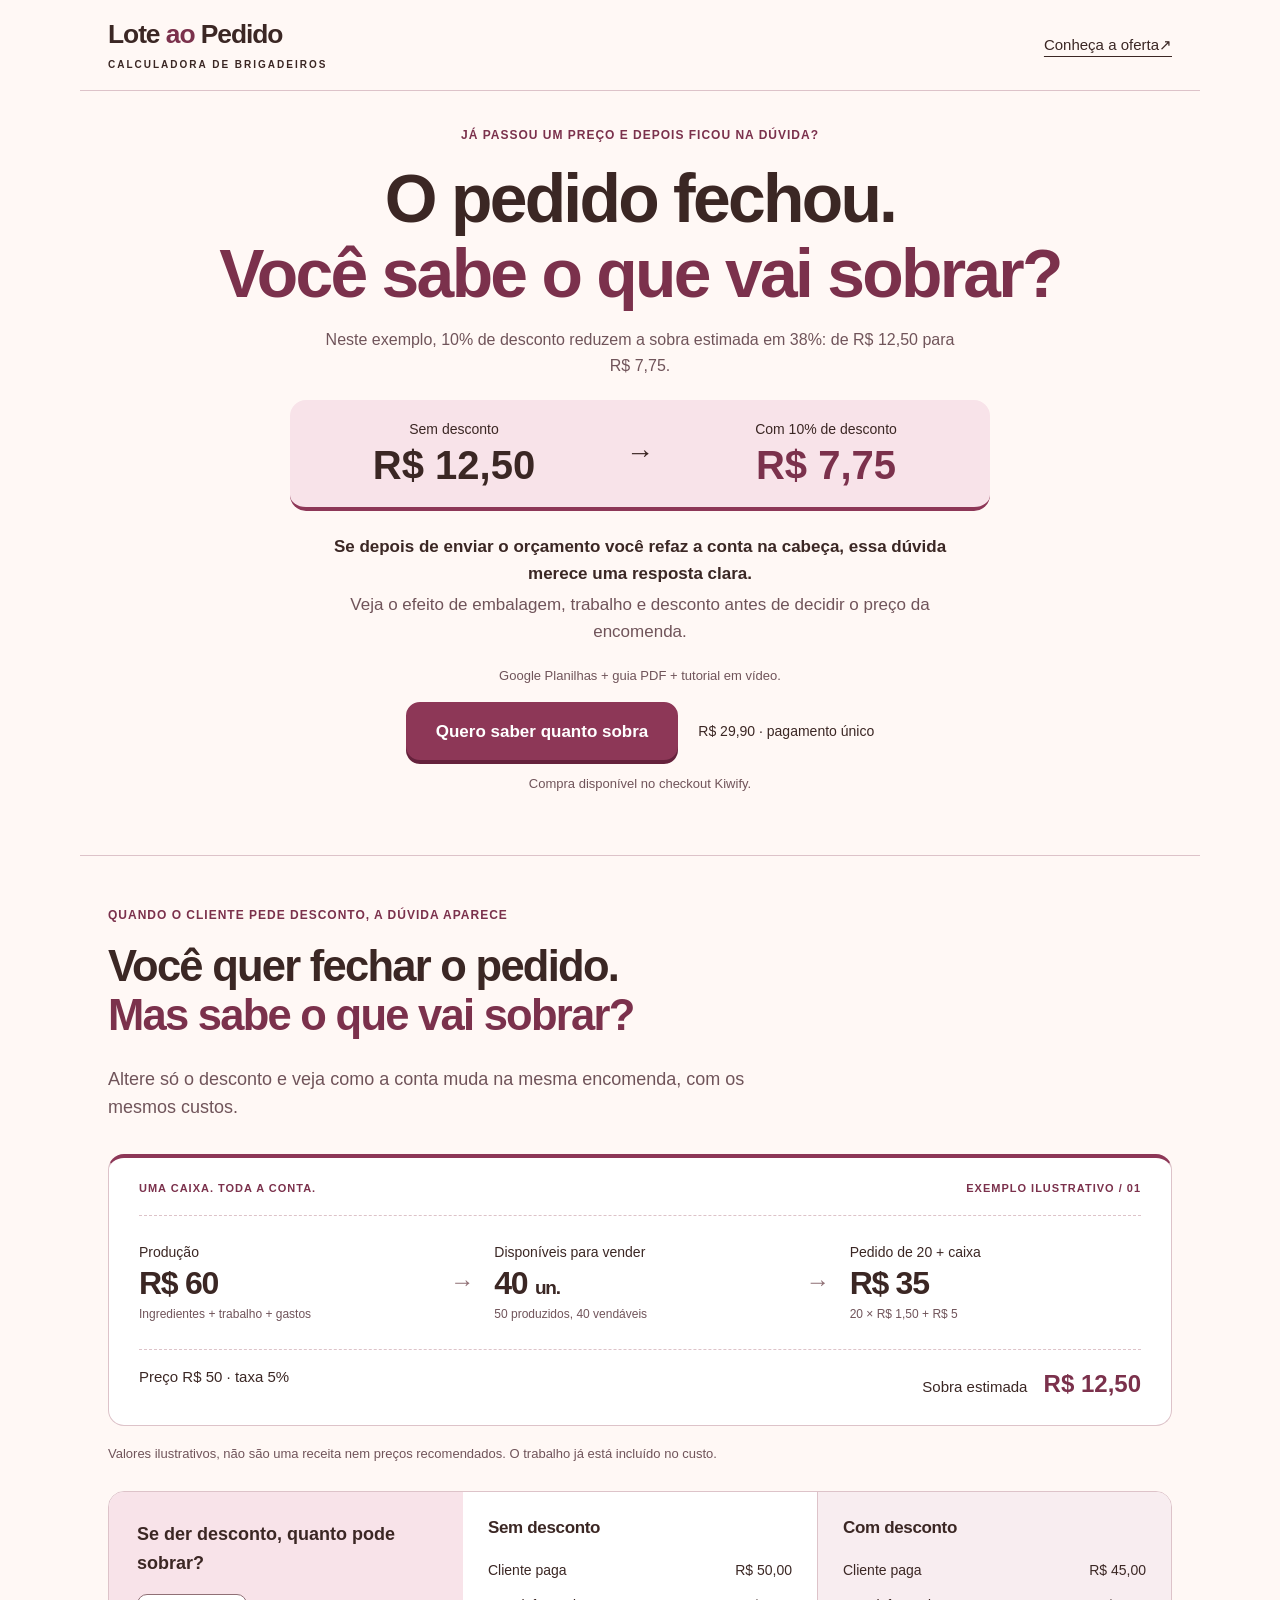
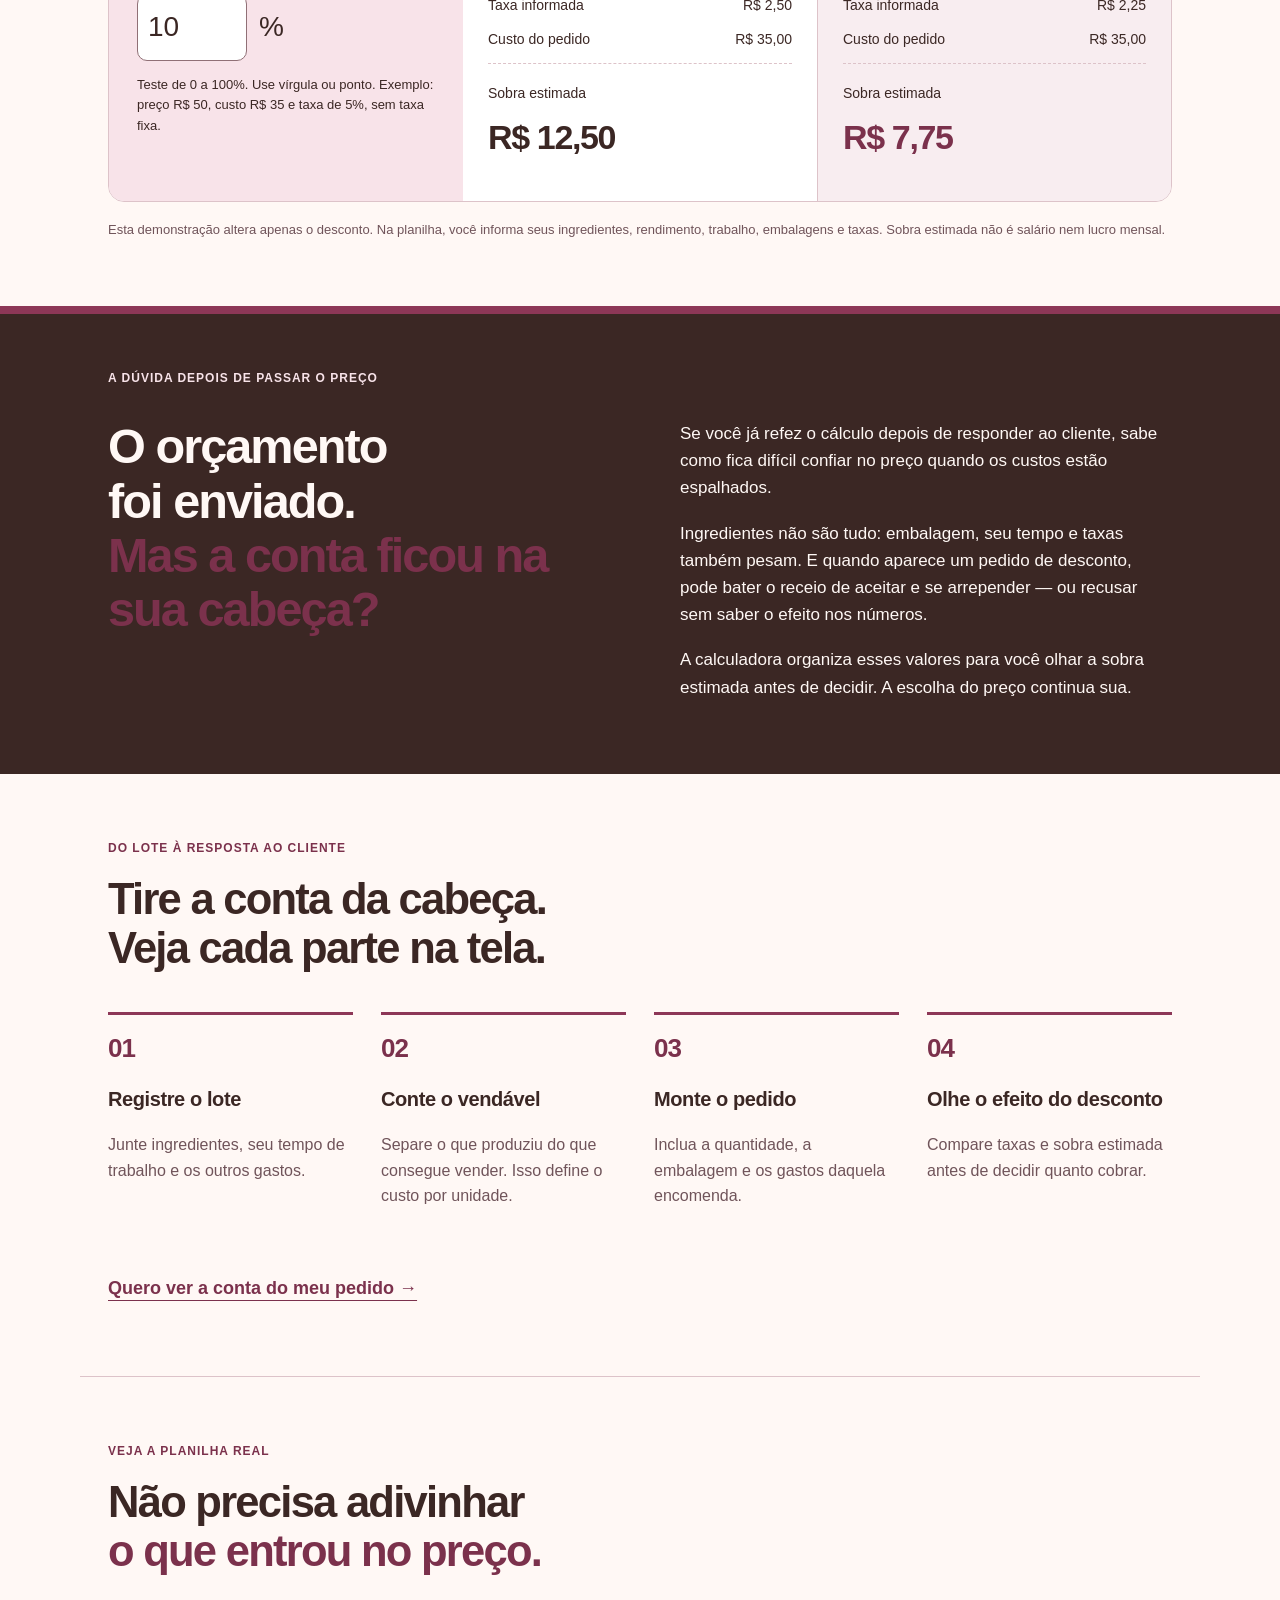
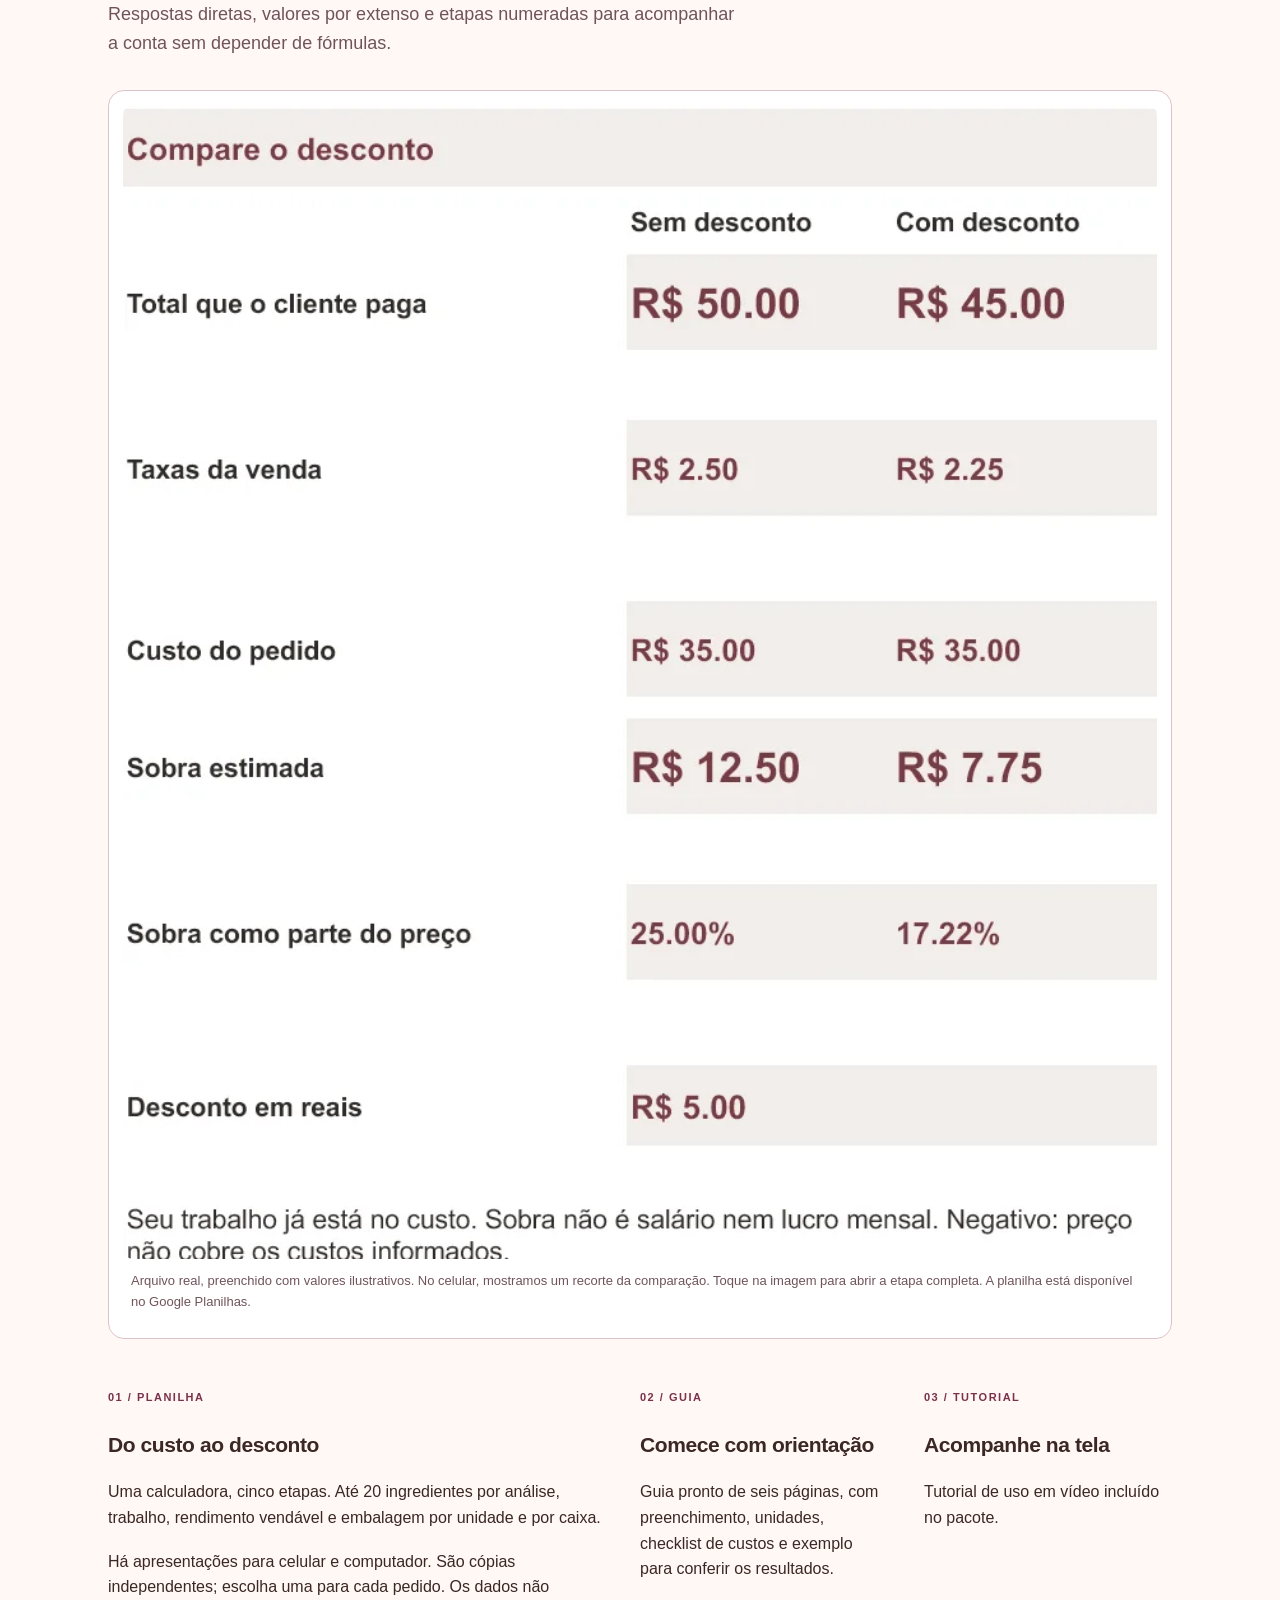
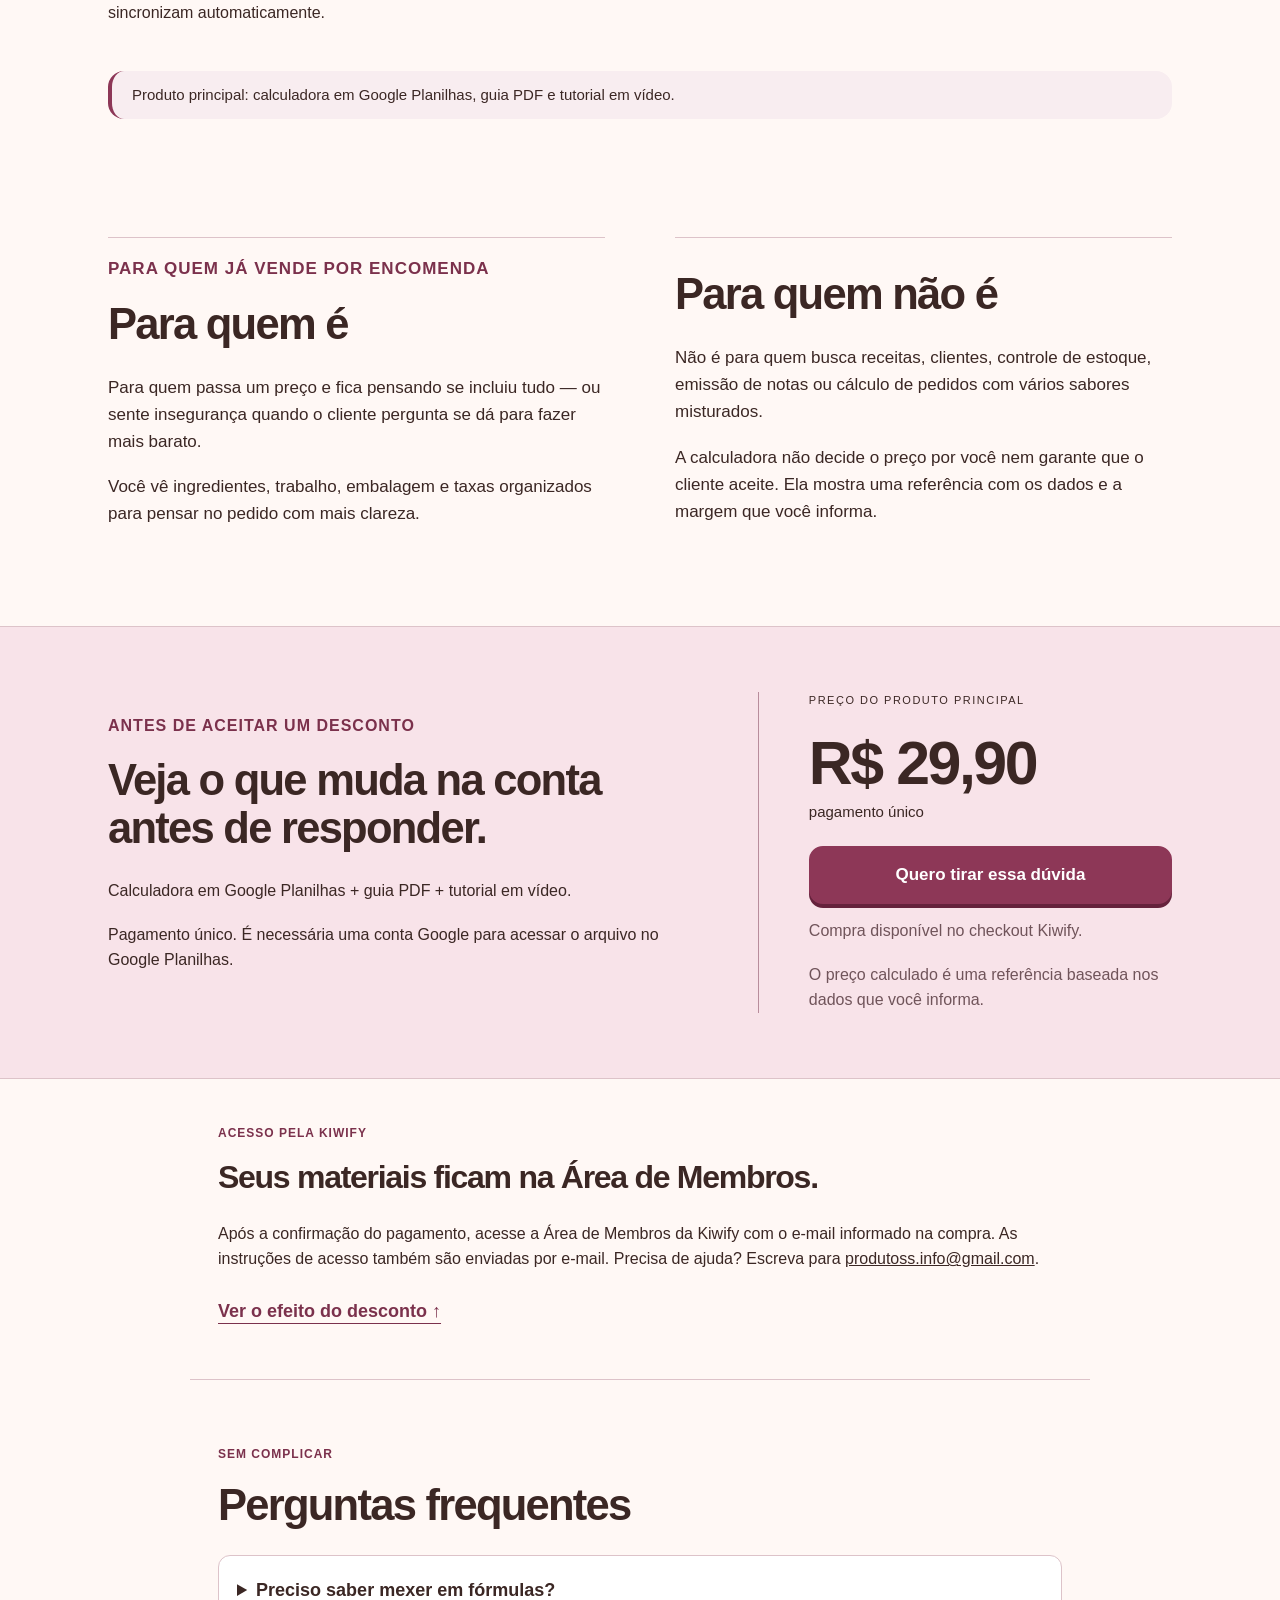
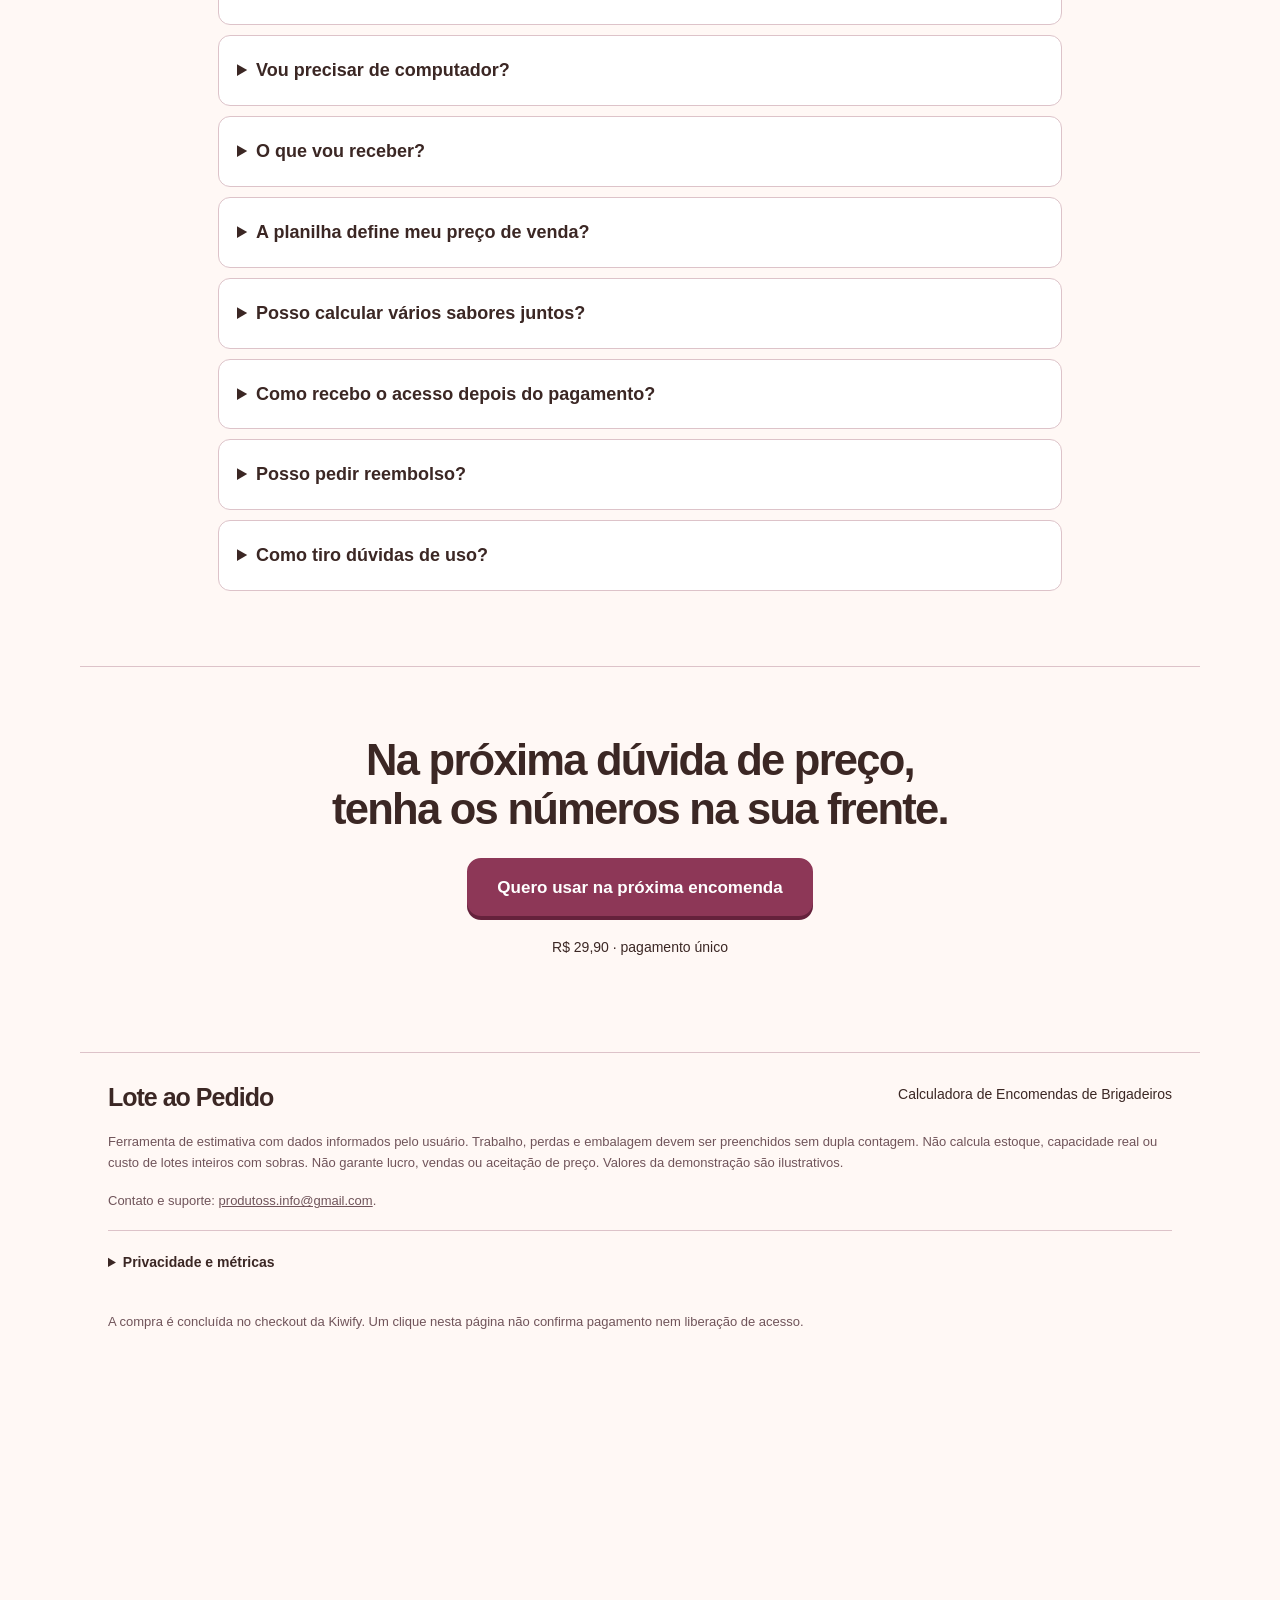
<file: index.html>
<!doctype html>
<html lang="pt-BR">
<head>
<meta charset="utf-8"><meta name="viewport" content="width=device-width, initial-scale=1">
<title>Calculadora de Encomendas de Brigadeiros | Lote ao Pedido</title>
<meta name="description" content="Calcule sua encomenda de brigadeiros com ingredientes, trabalho, embalagem e desconto. Conheça a calculadora Lote ao Pedido. Preço: R$ 29,90.">
<meta property="og:title" content="Calculadora de Encomendas de Brigadeiros | Lote ao Pedido"><meta property="og:description" content="Organize custos de produção, encomendas e descontos com a calculadora em Google Planilhas. Inclui guia PDF e tutorial em vídeo."><meta property="og:type" content="website"><meta property="og:locale" content="pt_BR"><meta property="og:url" content="https://calculadora-brigadeiro.vercel.app/"><meta property="og:image" content="https://calculadora-brigadeiro.vercel.app/img/og.png">
<meta name="theme-color" content="#8d3757"><link rel="icon" href="img/favicon.svg" type="image/svg+xml"><link rel="stylesheet" href="style.css">
<script src="config.js"></script><script src="analytics.js"></script><script async src="https://www.googletagmanager.com/gtag/js?id=G-RWVY7CTWYT"></script><script src="app.js" defer></script>
</head>
<body>
<a class="skip" href="#conteudo">Pular para o conteúdo</a>
<header class="masthead wrap"><a class="wordmark" href="#conteudo">Lote <i>ao</i> Pedido<span>CALCULADORA DE BRIGADEIROS</span></a><a href="#oferta" class="header-link">Conheça a oferta <span aria-hidden="true">↗</span></a></header>
<main id="conteudo">
<section class="hero wrap" aria-labelledby="promessa">
<p class="eyebrow">JÁ PASSOU UM PREÇO E DEPOIS FICOU NA DÚVIDA?</p>
<h1 id="promessa">O pedido fechou.<br><span>Você sabe o que vai sobrar?</span></h1>
<p class="open-account">Neste exemplo, 10% de desconto reduzem a sobra estimada em 38%: de R$&nbsp;12,50 para R$&nbsp;7,75.</p>
<div class="hero-impact" aria-label="Exemplo ilustrativo: sobra estimada antes e depois de dez por cento de desconto"><div><span>Sem desconto</span><strong>R$&nbsp;12,50</strong></div><b aria-hidden="true">→</b><div><span>Com 10% de desconto</span><strong>R$&nbsp;7,75</strong></div></div>
<p class="lead"><strong>Se depois de enviar o orçamento você refaz a conta na cabeça, essa dúvida merece uma resposta clara.</strong> Veja o efeito de embalagem, trabalho e desconto antes de decidir o preço da encomenda.</p>
<p class="caption hero-format">Google Planilhas + guia PDF + tutorial em vídeo.</p>
<div class="hero-actions"><a class="button" data-buy="hero" href="https://pay.kiwify.com.br/n6ohTC4">Quero saber quanto sobra</a><span>R$&nbsp;29,90 · pagamento único</span></div>
<p class="status" data-launch-status>Compra disponível no checkout Kiwify.</p>
</section>
<section class="demo wrap" id="conta" aria-labelledby="demo-title">
<div class="section-heading"><p class="eyebrow">QUANDO O CLIENTE PEDE DESCONTO, A DÚVIDA APARECE</p><h2 id="demo-title">Você quer fechar o pedido.<br><i>Mas sabe o que vai sobrar?</i></h2><p>Altere só o desconto e veja como a conta muda na mesma encomenda, com os mesmos custos.</p></div>
<div class="receipt" aria-label="Resumo do exemplo ilustrativo">
<div class="receipt-title"><span>UMA CAIXA. TODA A CONTA.</span><span>EXEMPLO ILUSTRATIVO / 01</span></div>
<div class="receipt-flow"><div><span>Produção</span><strong>R$&nbsp;60</strong><small>Ingredientes + trabalho + gastos</small></div><b aria-hidden="true">→</b><div><span>Disponíveis para vender</span><strong>40 <em>un.</em></strong><small>50 produzidos, 40 vendáveis</small></div><b aria-hidden="true">→</b><div><span>Pedido de 20 + caixa</span><strong>R$&nbsp;35</strong><small>20 × R$ 1,50 + R$ 5</small></div></div>
<div class="receipt-bottom"><span>Preço R$&nbsp;50 · taxa 5%</span><span>Sobra estimada <strong>R$&nbsp;12,50</strong></span></div>
</div>
<p class="caption">Valores ilustrativos, não são uma receita nem preços recomendados. O trabalho já está incluído no custo.</p>

<div class="comparison"><div class="discount-control"><label for="desconto">Se der desconto, quanto pode sobrar?</label><div><input id="desconto" type="text" inputmode="decimal" maxlength="12" value="10" aria-describedby="demo-hint demo-error"><span>%</span></div><p id="demo-hint">Teste de 0 a 100%. Use vírgula ou ponto. Exemplo: preço R$ 50, custo R$ 35 e taxa de 5%, sem taxa fixa.</p><p id="demo-error" role="alert"></p></div>
<div class="comparison-results" aria-live="polite" aria-atomic="true"><div><h3>Sem desconto</h3><dl><div><dt>Cliente paga</dt><dd>R$&nbsp;50,00</dd></div><div><dt>Taxa informada</dt><dd>R$&nbsp;2,50</dd></div><div><dt>Custo do pedido</dt><dd>R$&nbsp;35,00</dd></div><div class="sum"><dt>Sobra estimada</dt><dd>R$&nbsp;12,50</dd></div></dl></div><div class="after"><h3>Com desconto</h3><dl><div><dt>Cliente paga</dt><dd id="preco-final">R$&nbsp;45,00</dd></div><div><dt>Taxa informada</dt><dd id="taxa-final">R$&nbsp;2,25</dd></div><div><dt>Custo do pedido</dt><dd>R$&nbsp;35,00</dd></div><div class="sum"><dt>Sobra estimada</dt><dd id="sobra-final">R$&nbsp;7,75</dd></div></dl></div></div></div>
<p class="caption">Esta demonstração altera apenas o desconto. Na planilha, você informa seus ingredientes, rendimento, trabalho, embalagens e taxas. Sobra estimada não é salário nem lucro mensal.</p><noscript><p>Ative JavaScript para alterar o desconto. O exemplo de 10% acima continua disponível para leitura.</p></noscript>
</section>
<section class="problem"><div class="wrap editorial"><p class="eyebrow">A DÚVIDA DEPOIS DE PASSAR O PREÇO</p><h2>O orçamento foi enviado.<br><i>Mas a conta ficou na sua cabeça?</i></h2><div><p>Se você já refez o cálculo depois de responder ao cliente, sabe como fica difícil confiar no preço quando os custos estão espalhados.</p><p>Ingredientes não são tudo: embalagem, seu tempo e taxas também pesam. E quando aparece um pedido de desconto, pode bater o receio de aceitar e se arrepender — ou recusar sem saber o efeito nos números.</p><p>A calculadora organiza esses valores para você olhar a sobra estimada antes de decidir. A escolha do preço continua sua.</p></div></div></section>
<section class="wrap mechanism" aria-labelledby="mechanism-title"><p class="eyebrow">DO LOTE À RESPOSTA AO CLIENTE</p><h2 id="mechanism-title">Tire a conta da cabeça.<br>Veja cada parte na tela.</h2><ol class="steps"><li><span>01</span><h3>Registre o lote</h3><p>Junte ingredientes, seu tempo de trabalho e os outros gastos.</p></li><li><span>02</span><h3>Conte o vendável</h3><p>Separe o que produziu do que consegue vender. Isso define o custo por unidade.</p></li><li><span>03</span><h3>Monte o pedido</h3><p>Inclua a quantidade, a embalagem e os gastos daquela encomenda.</p></li><li><span>04</span><h3>Olhe o efeito do desconto</h3><p>Compare taxas e sobra estimada antes de decidir quanto cobrar.</p></li></ol><a class="text-link" data-buy="mecanismo" href="https://pay.kiwify.com.br/n6ohTC4">Quero ver a conta do meu pedido →</a></section>
<section class="product wrap" id="planilha"><div class="section-heading"><p class="eyebrow">VEJA A PLANILHA REAL</p><h2>Não precisa adivinhar<br><i>o que entrou no preço.</i></h2><p>Respostas diretas, valores por extenso e etapas numeradas para acompanhar a conta sem depender de fórmulas.</p></div>
<figure><a href="img/pedido.webp" aria-label="Abrir imagem ampliada da etapa Seu pedido"><picture><source media="(max-width: 760px)" srcset="img/comparacao.webp" width="811" height="905"><img src="img/pedido.webp" alt="Planilha real para computador, com campos amarelos à esquerda e comparação: sobra de 12,50 reais sem desconto e 7,75 reais com desconto." width="1518" height="2309" loading="lazy"></picture></a><figcaption>Arquivo real, preenchido com valores ilustrativos. No celular, mostramos um recorte da comparação. Toque na imagem para abrir a etapa completa. A planilha está disponível no Google Planilhas.</figcaption></figure>
<div class="deliverables"><div><span>01 / PLANILHA</span><h3>Do custo ao desconto</h3><p>Uma calculadora, cinco etapas. Até 20 ingredientes por análise, trabalho, rendimento vendável e embalagem por unidade e por caixa.</p><p>Há apresentações para celular e computador. São cópias independentes; escolha uma para cada pedido. Os dados não sincronizam automaticamente.</p></div><div><span>02 / GUIA</span><h3>Comece com orientação</h3><p>Guia pronto de seis páginas, com preenchimento, unidades, checklist de custos e exemplo para conferir os resultados.</p></div><div><span>03 / TUTORIAL</span><h3>Acompanhe na tela</h3><p>Tutorial de uso em vídeo incluído no pacote.</p></div></div>
<p class="note">Produto principal: calculadora em Google Planilhas, guia PDF e tutorial em vídeo.</p></section>
<section class="fit wrap"><div><p class="eyebrow">PARA QUEM JÁ VENDE POR ENCOMENDA</p><h2>Para quem é</h2><p>Para quem passa um preço e fica pensando se incluiu tudo — ou sente insegurança quando o cliente pergunta se dá para fazer mais barato.</p><p>Você vê ingredientes, trabalho, embalagem e taxas organizados para pensar no pedido com mais clareza.</p></div><div><h2>Para quem não é</h2><p>Não é para quem busca receitas, clientes, controle de estoque, emissão de notas ou cálculo de pedidos com vários sabores misturados.</p><p>A calculadora não decide o preço por você nem garante que o cliente aceite. Ela mostra uma referência com os dados e a margem que você informa.</p></div></section>
<section class="offer" id="oferta"><div class="wrap offer-inner"><div><p class="eyebrow">ANTES DE ACEITAR UM DESCONTO</p><h2>Veja o que muda na conta antes de responder.</h2><p>Calculadora em Google Planilhas + guia PDF + tutorial em vídeo.</p><p>Pagamento único. É necessária uma conta Google para acessar o arquivo no Google Planilhas.</p></div><div class="purchase"><p>PREÇO DO PRODUTO PRINCIPAL</p><strong class="price">R$&nbsp;29,90</strong><span>pagamento único</span><a class="button" data-buy="oferta" href="https://pay.kiwify.com.br/n6ohTC4">Quero tirar essa dúvida</a><p class="status" data-launch-status>Compra disponível no checkout Kiwify.</p><p class="caption">O preço calculado é uma referência baseada nos dados que você informa.</p></div></div></section>
<section class="wrap launch" id="pre-lancamento" tabindex="-1"><p class="eyebrow">ACESSO PELA KIWIFY</p><h2>Seus materiais ficam na Área de Membros.</h2><p>Após a confirmação do pagamento, acesse a Área de Membros da Kiwify com o e-mail informado na compra. As instruções de acesso também são enviadas por e-mail. Precisa de ajuda? Escreva para <a href="mailto:produtoss.info@gmail.com">produtoss.info@gmail.com</a>.</p><a class="text-link" href="#conta">Ver o efeito do desconto ↑</a></section>
<section class="faq wrap" id="duvidas"><p class="eyebrow">SEM COMPLICAR</p><h2>Perguntas frequentes</h2>
<details><summary>Preciso saber mexer em fórmulas?</summary><p>Você preenche os espaços amarelos e acompanha os resultados. As cinco etapas têm perguntas e orientações. O guia explica unidades, rateio e leitura da sobra.</p></details>
<details><summary>Vou precisar de computador?</summary><p>Você pode usar pelo celular ou computador. No celular, abra a apresentação para celular no app Google Planilhas; no computador, use a versão para computador pelo navegador. Uma conta Google é necessária.</p></details>
<details><summary>O que vou receber?</summary><p>O produto principal inclui a calculadora em Google Planilhas, um guia PDF de seis páginas e um tutorial de uso em vídeo. Não inclui receitas, consultoria contábil ou sistema de estoque.</p></details>
<details><summary>A planilha define meu preço de venda?</summary><p>Ela calcula um preço de referência com seus custos, taxas e margem informada. Você escolhe quanto cobrar. A ferramenta não prevê aceitação do cliente nem garante resultado financeiro.</p></details>
<details><summary>Posso calcular vários sabores juntos?</summary><p>Esta versão trabalha com uma composição de brigadeiro por análise. Para outra composição, faça outra cópia. Não calcula pedidos com mistura de sabores.</p></details>
<details><summary>Como recebo o acesso depois do pagamento?</summary><p>Após a confirmação do pagamento, o acesso fica disponível na Área de Membros da Kiwify. Use o mesmo e-mail informado na compra e confira também as pastas de spam e promoções para localizar as instruções.</p></details>
<details><summary>Posso pedir reembolso?</summary><p>Em compras online, você pode exercer o direito de arrependimento em até 7 dias, conforme o art. 49 do Código de Defesa do Consumidor. Para solicitar, use o atendimento da Kiwify ou escreva para <a href="mailto:produtoss.info@gmail.com">produtoss.info@gmail.com</a>.</p></details>
<details><summary>Como tiro dúvidas de uso?</summary><p>Para ajuda com acesso ou uso dos materiais, escreva para <a href="mailto:produtoss.info@gmail.com">produtoss.info@gmail.com</a>.</p></details>
</section>
<section class="wrap final-cta"><h2>Na próxima dúvida de preço,<br>tenha os números na sua frente.</h2><a class="button" data-buy="final" href="https://pay.kiwify.com.br/n6ohTC4">Quero usar na próxima encomenda</a><p>R$&nbsp;29,90 · pagamento único</p></section>
</main>
<footer class="wrap"><div class="footer-head"><strong>Lote ao Pedido</strong><span>Calculadora de Encomendas de Brigadeiros</span></div><p>Ferramenta de estimativa com dados informados pelo usuário. Trabalho, perdas e embalagem devem ser preenchidos sem dupla contagem. Não calcula estoque, capacidade real ou custo de lotes inteiros com sobras. Não garante lucro, vendas ou aceitação de preço. Valores da demonstração são ilustrativos.</p><p>Contato e suporte: <a href="mailto:produtoss.info@gmail.com">produtoss.info@gmail.com</a>.</p><details id="privacidade"><summary>Privacidade e métricas</summary><p>Esta página usa Google Analytics (G-RWVY7CTWYT) para medir visualizações e cliques em botões. O armazenamento analítico fica habilitado; armazenamento de publicidade, personalização de anúncios e dados de publicidade ficam desativados. São enviados eventos de visualização, clique em CTA e clique para checkout; nenhum evento de compra. Só o caminho da página e parâmetros de campanha previamente autorizados são enviados, sem dados inseridos em formulários. Para dúvidas sobre privacidade, escreva para <a href="mailto:produtoss.info@gmail.com">produtoss.info@gmail.com</a>.</p></details><p class="caption">A compra é concluída no checkout da Kiwify. Um clique nesta página não confirma pagamento nem liberação de acesso.</p></footer>
<aside class="mobile-bar" aria-label="Oferta"><span><b>R$&nbsp;29,90</b><small>pagamento único</small></span><a class="button" data-buy="barra" href="https://pay.kiwify.com.br/n6ohTC4">Ver a oferta</a></aside>
</body></html>
</file>
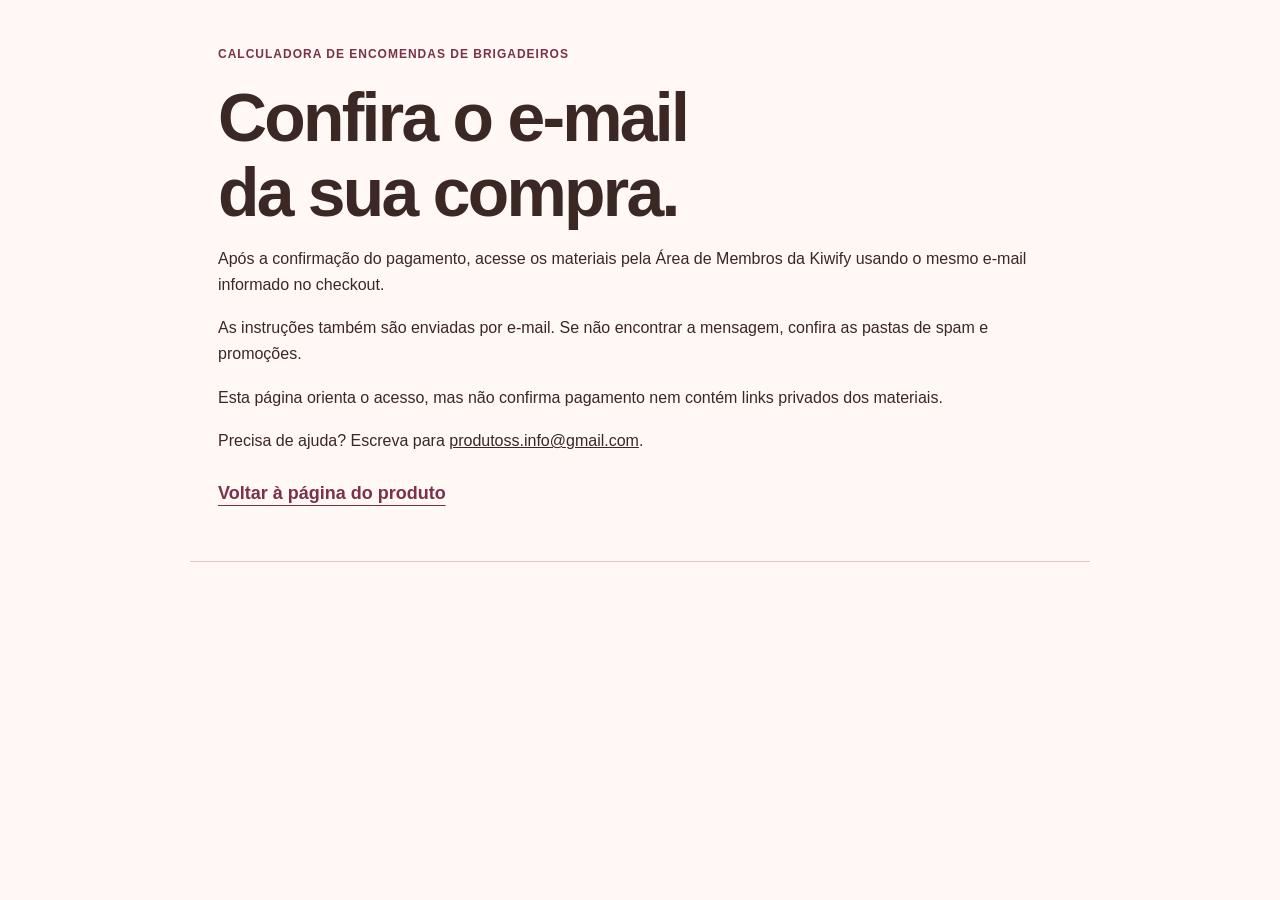
<file: obrigado.html>
<!doctype html><html lang="pt-BR"><head><meta charset="utf-8"><meta name="viewport" content="width=device-width, initial-scale=1"><meta name="robots" content="noindex, nofollow"><title>Orientações de acesso | Lote ao Pedido</title><link rel="icon" href="img/favicon.svg"><link rel="stylesheet" href="style.css"></head><body><main class="wrap launch"><p class="eyebrow">CALCULADORA DE ENCOMENDAS DE BRIGADEIROS</p><h1>Confira o e-mail da sua compra.</h1><p>Após a confirmação do pagamento, acesse os materiais pela Área de Membros da Kiwify usando o mesmo e-mail informado no checkout.</p><p>As instruções também são enviadas por e-mail. Se não encontrar a mensagem, confira as pastas de spam e promoções.</p><p>Esta página orienta o acesso, mas não confirma pagamento nem contém links privados dos materiais.</p><p>Precisa de ajuda? Escreva para <a href="mailto:produtoss.info@gmail.com">produtoss.info@gmail.com</a>.</p><a class="text-link" href="index.html">Voltar à página do produto</a></main></body></html>
</file>
<file: style.css>
:root{--paper:#fff8f5;--ink:#3b2724;--plum:#7b314c;--line:#ddc3c9;--muted:#70545a;--cream:#f8e3e9;--white:#fffdfb}*{box-sizing:border-box}html{scroll-behavior:smooth;scroll-padding-top:24px}body{margin:0;background:var(--paper);color:var(--ink);font-family:"Trebuchet MS",Verdana,sans-serif;font-size:1.125rem;line-height:1.6}a{color:inherit}a[href^="mailto:"]{overflow-wrap:anywhere}button,input{font:inherit}.wrap{max-width:1120px;margin:auto;padding-inline:28px}.masthead{display:flex;align-items:center;justify-content:space-between;padding-block:25px;border-bottom:1px solid var(--line)}.wordmark{text-decoration:none;font-family:Georgia,serif;font-size:1.875rem;line-height:1.1}.wordmark i{font-weight:400;font-size:1.4375rem}.wordmark span{display:block;font:0.625rem "Trebuchet MS",sans-serif;letter-spacing:2px;margin-top:10px}.header-link{font-size:0.9375rem;text-underline-offset:6px}.eyebrow{font-size:0.75rem;font-weight:bold;letter-spacing:1.8px;color:var(--plum);line-height:1.5}h1,h2{font-family:Georgia,"Times New Roman",serif;font-weight:400;letter-spacing:-.035em;line-height:1.09;text-wrap:balance}h1{font-size:clamp(2.125rem,4.1vw,3.625rem);max-width:960px;margin:20px auto;color:var(--plum)}h2{font-size:clamp(1.9375rem,3.4vw,3rem);margin:14px 0 25px}h2 i{color:var(--plum);font-weight:400}h3{font-size:1.3125rem;line-height:1.3}p{margin:0 0 18px}.hero{text-align:center;padding-top:46px}.open-account{font-size:1.0625rem}.lead{max-width:720px;margin:20px auto 24px;color:var(--muted)}.hero-actions{display:flex;align-items:center;justify-content:center;gap:20px}.hero-actions>span{font-size:0.875rem}.button{display:inline-flex;align-items:center;justify-content:center;min-height:52px;padding:14px 24px;background:var(--plum);color:white;text-decoration:none;border:1px solid var(--plum);font-weight:bold;font-size:1rem;border-radius:4px;line-height:1.4;text-align:center}.button:hover{background:#6b2842}.text-link{text-underline-offset:6px;font-weight:bold;color:var(--plum)}.status{font-size:0.875rem;margin:14px 0;color:var(--muted)}.receipt{background:var(--white);margin:36px auto 0;text-align:left;border:1px solid var(--line);border-top:5px solid var(--plum);box-shadow:0 12px 0 -5px #ead5dc;padding:22px 30px}.receipt-title{display:flex;justify-content:space-between;font-size:0.6875rem;letter-spacing:1.5px;color:var(--plum);border-bottom:1px dashed var(--line);padding-bottom:17px}.receipt-flow{display:grid;grid-template-columns:1fr auto 1fr auto 1fr;gap:20px;align-items:center;padding:25px 0}.receipt-flow>div{display:flex;flex-direction:column}.receipt-flow span{font-size:0.875rem}.receipt-flow strong{font-size:2.375rem;line-height:1.3;font-weight:400;font-family:Georgia,serif}.receipt-flow em{font-size:1.1875rem;font-style:normal}.receipt-flow small{font-size:0.75rem;color:var(--muted)}.receipt-flow>b{color:#907076;font-size:1.5rem}.receipt-bottom{display:flex;justify-content:space-between;border-top:1px dashed var(--line);padding-top:15px;font-size:0.9375rem}.receipt-bottom strong{font-size:1.5rem;margin-left:12px;color:var(--plum)}.caption{font-size:0.8125rem;line-height:1.6;color:var(--muted);margin:18px 0 0}.demo,.mechanism,.product,.faq{padding-block:85px}.section-heading{max-width:760px;margin-bottom:32px}.section-heading>p:not(.eyebrow){max-width:640px;color:var(--muted)}.comparison{display:grid;grid-template-columns:1fr 2fr;border:1px solid var(--line);background:var(--white)}.discount-control{background:var(--cream);padding:28px;align-self:stretch}.discount-control label{display:block;font-weight:bold;margin-bottom:16px}.discount-control>div{display:flex;align-items:center;gap:12px;font-size:1.75rem}.discount-control input{background:var(--white);border:1px solid #907076;border-radius:3px;width:110px;padding:10px;color:var(--ink)}.discount-control p{font-size:0.8125rem;margin:14px 0 0}.comparison-results{display:grid;grid-template-columns:1fr 1fr}.comparison-results>div{padding:25px}.comparison-results .after{border-left:1px solid var(--line);background:#f8edf0}.comparison-results h3{font-size:1.0625rem;margin:0 0 20px}dl{margin:0}dl>div{display:flex;justify-content:space-between;gap:12px;margin-bottom:12px;font-size:0.875rem}dd{margin:0;white-space:nowrap;font-variant-numeric:tabular-nums}.sum{display:block;border-top:1px dashed var(--line);padding-top:18px}.sum dd{font-size:2.1875rem;font-family:Georgia,serif;color:var(--plum);margin-top:6px}.negative{color:#9b2222!important}.problem{background:var(--plum);color:var(--paper);padding-block:64px}.editorial{display:grid;grid-template-columns:1fr 1fr;column-gap:80px}.editorial .eyebrow{color:#f8e3e9;grid-column:1/-1}.editorial h2{font-size:clamp(2.25rem,4.5vw,3.875rem)}.editorial>div{padding-top:15px;font-size:1.0625rem}.steps{list-style:none;padding:0;display:grid;grid-template-columns:repeat(4,1fr);gap:28px;margin:40px 0}.steps li{border-top:1px solid var(--line);padding-top:18px}.steps span{color:var(--plum);font:italic 1.875rem Georgia,serif}.steps h3{font-size:1.25rem}.steps p{font-size:1rem;color:var(--muted)}.product{border-top:1px solid var(--line)}figure{margin:0;background:var(--white);border:1px solid var(--line);padding:14px}figure img{display:block;width:100%;height:auto}figcaption{padding:12px 8px;font-size:0.8125rem;color:var(--muted)}.deliverables{display:grid;grid-template-columns:2fr 1fr 1fr;gap:36px;margin-top:42px}.deliverables span{font-size:0.6875rem;font-weight:bold;letter-spacing:1.5px;color:var(--plum)}.deliverables p{font-size:1rem}.note{border-left:3px solid var(--plum);padding:12px 20px;background:#f8edf0;font-size:0.9375rem;margin-top:28px}.fit{display:grid;grid-template-columns:1fr 1fr;gap:70px;padding-block:35px 80px}.fit>div{border-top:1px solid var(--line);padding-top:18px}.fit p{font-size:1.0625rem}.offer{background:#f8e3e9;padding-block:65px}.offer-inner{display:grid;grid-template-columns:1.4fr 1fr;gap:70px;align-items:center}.offer-inner>div>p{font-size:1rem}.purchase{border-left:1px solid #b88d9c;padding-left:50px}.purchase>p:first-child{font-size:0.6875rem;letter-spacing:1.5px}.price{display:block;font:4rem Georgia,serif;color:var(--plum)}.purchase>span{display:block;font-size:0.9375rem;margin-bottom:22px}.purchase .button{width:100%}.launch{padding-block:45px;border-bottom:1px solid var(--line);max-width:900px}.launch h2{font-size:2rem}.launch p:not(.eyebrow){font-size:1rem}.faq{max-width:900px}details{border-top:1px solid var(--line)}summary{cursor:pointer;font-weight:bold;padding:20px 0;min-height:48px}details p{padding-right:20px;font-size:1rem}.final-cta{border-top:1px solid var(--line);text-align:center;padding-block:55px 75px}.final-cta p{margin-top:20px;font-size:0.875rem}footer{border-top:1px solid var(--line);padding-block:30px 45px}footer>p{font-size:0.8125rem;color:var(--muted)}.footer-head{display:flex;justify-content:space-between;gap:18px;margin-bottom:20px;font-size:0.875rem}.footer-head strong{font:1.5625rem Georgia,serif}footer summary{font-size:0.875rem}.legal-fields{font-size:0.875rem;padding-bottom:20px}.legal-fields dt{font-weight:bold}.legal-fields dd{white-space:normal;margin-bottom:12px}.mobile-bar{display:none}.skip{position:absolute;left:12px;top:-100px;background:var(--white);padding:10px;z-index:20}.skip:focus{top:10px}:focus-visible{outline:3px solid #7b314c;outline-offset:5px}
@media(max-width:760px){body{font-size:1.0625rem}.wrap{padding-inline:22px}.masthead{padding-block:18px}.wordmark{font-size:1.5625rem}.wordmark span{font-size:0.5rem}.header-link{font-size:0.75rem}.hero{padding-top:28px}.eyebrow{font-size:0.625rem;letter-spacing:1.2px}h1{font-size:2.125rem;margin:15px auto;line-height:1.12}.lead{font-size:1rem;line-height:1.55;margin:15px auto 20px}.open-account{font-size:0.875rem}.hero-actions{flex-direction:column;gap:10px}.hero-actions .button{width:100%}.hero-actions>span{font-size:0.8125rem}.status{font-size:0.75rem}.receipt{margin-top:25px;padding:18px}.receipt-title{font-size:0.5625rem;gap:15px}.receipt-flow{gap:12px;grid-template-columns:1fr;padding:18px 0}.receipt-flow>div{display:grid;grid-template-columns:1fr auto;gap:0 10px}.receipt-flow small{grid-column:1/-1}.receipt-flow strong{font-size:1.75rem}.receipt-flow>b{display:none}.receipt-bottom{display:block;font-size:0.8125rem}.receipt-bottom>span{display:block}.receipt-bottom strong{font-size:1.5rem}.caption{font-size:0.75rem}.demo,.mechanism,.product,.faq{padding-block:55px}.comparison{grid-template-columns:1fr}.discount-control{padding:22px}.discount-control>div{font-size:1.5rem}.comparison-results>div{padding:18px 14px}dl>div{display:block;font-size:0.8125rem}dl dd{font-size:1.0625rem}.sum dd{font-size:1.75rem}.comparison-results h3{font-size:1rem}.editorial{grid-template-columns:1fr;gap:0}.problem{padding-block:40px}.editorial h2{margin-bottom:15px}.editorial>div{padding:0}.steps{grid-template-columns:1fr 1fr;gap:24px 22px}.steps p{font-size:0.9375rem}.steps h3{font-size:1.125rem}.deliverables{grid-template-columns:1fr;gap:20px;margin-top:30px}.deliverables>div{border-bottom:1px solid var(--line)}figure{padding:5px}.fit{grid-template-columns:1fr;gap:25px;padding-block:15px 50px}.offer{padding-block:40px}.offer-inner{grid-template-columns:1fr;gap:24px}.purchase{padding-left:0;border-left:0;border-top:1px solid #b88d9c;padding-top:24px}.purchase .price{font-size:3.5rem}.launch{padding-block:32px}.final-cta{padding-block:35px 50px}footer{padding-bottom:115px}.footer-head{flex-direction:column}.mobile-bar{position:fixed;bottom:0;left:0;right:0;display:flex;justify-content:space-between;align-items:center;gap:16px;padding:12px 22px calc(12px + env(safe-area-inset-bottom));background:var(--white);border-top:1px solid var(--line);z-index:10}.mobile-bar small{display:block;font-size:0.6875rem}.mobile-bar .button{font-size:0.875rem;padding:10px 20px;min-height:46px}html{scroll-padding-bottom:110px}#pre-lancamento{scroll-margin-bottom:110px}}
@media(max-width:360px){h1{font-size:1.875rem}.wrap{padding-inline:18px}.header-link{font-size:0.6875rem}.sum dd{font-size:1.5625rem}.receipt-title{letter-spacing:.5px}.mobile-bar{padding-inline:18px}}
@media(prefers-reduced-motion:reduce){html{scroll-behavior:auto}}

[hidden]{display:none!important}

.comparison,.offer-inner,.steps,.masthead{min-width:0}.comparison>* , .offer-inner>* , .steps>*{min-width:0}.masthead{flex-wrap:wrap;gap:16px}
@media(max-width:760px){.comparison-results{grid-template-columns:repeat(auto-fit,minmax(min(100%,8rem),1fr))}.comparison-results .after{border-top:1px solid var(--line)}.steps{grid-template-columns:repeat(auto-fit,minmax(min(100%,8rem),1fr))}.purchase .price{font-size:min(3.5rem,15vw)}.receipt-flow>div{grid-template-columns:minmax(0,1fr) auto}.mobile-bar>*{min-width:0}.mobile-bar .button{flex:1}.mobile-bar b{font-size:min(1.0625rem,5vw)}}

@media(min-width:761px) and (max-width:950px){.offer-inner{grid-template-columns:1fr}.purchase{padding-left:0;border-left:0;border-top:1px solid #b88d9c;padding-top:24px}.comparison{grid-template-columns:1fr}}

/* Confeitaria: chocolate no texto, rosa nos destaques e frutas vermelhas na ação. */
:root{--paper:#fff8f5;--ink:#3b2724;--plum:#7b314c;--line:#ddc3c9;--muted:#70545a;--cream:#f8e3e9;--white:#fff;--action:#8d3757}
h1,h2,h3,.wordmark,.receipt-flow strong,.sum dd,.steps span,.price,.footer-head strong{font-family:"Trebuchet MS",Verdana,sans-serif;font-weight:800;font-style:normal;letter-spacing:-.04em}
h1{font-size:clamp(2.5rem,5.3vw,4.75rem);line-height:1.1;margin:16px auto;max-width:1000px;color:var(--ink)}h1 span{color:var(--plum)}h2 i,.wordmark i{font-style:normal;font-weight:800;color:var(--plum)}h2{line-height:1.12}h3{letter-spacing:-.02em}.wordmark{font-size:1.65rem}.wordmark i{font-size:inherit}.wordmark span{font-weight:bold}.masthead{padding-block:20px}.hero{padding-block:35px 46px}.eyebrow{letter-spacing:1px}.open-account{font-size:1rem;color:var(--muted);max-width:670px;margin:16px auto}.lead{font-size:1.0625rem;max-width:650px;margin:20px auto}.lead strong{display:block;color:var(--ink);margin-bottom:4px}
.hero-impact{display:flex;align-items:center;justify-content:center;gap:30px;max-width:700px;margin:22px auto;padding:18px 22px;background:var(--cream);border-bottom:4px solid var(--action)}.hero-impact>div{flex:1;min-width:0}.hero-impact span{display:block;font-size:.875rem}.hero-impact strong{display:block;font-size:2.5rem;font-weight:800;font-variant-numeric:tabular-nums;line-height:1.2}.hero-impact>div:last-child strong{color:var(--plum)}.hero-impact>b{font-size:1.75rem}
.button{background:var(--action);border:2px solid var(--action);border-radius:7px;min-height:54px;font-weight:800;box-shadow:0 4px 0 #65223c}.button:hover{background:#702943;border-color:#702943}.button:active{box-shadow:none;transform:translateY(2px)}.status{font-size:.8125rem}.receipt{margin:0;border-top:4px solid var(--action);box-shadow:none}.receipt-flow strong{font-size:2rem}.receipt-title{font-weight:bold;letter-spacing:1px}.comparison{margin-top:26px}.comparison-results .after{background:#f8edf0}.sum dd{font-size:2.125rem;color:var(--ink)}.after .sum dd{color:var(--plum)}.demo{padding-block:50px 65px;border-top:1px solid var(--line)}.problem{background:var(--ink);border-top:8px solid var(--action);padding-block:55px}.editorial .eyebrow{color:var(--cream)}.editorial h2{font-size:clamp(2rem,3.8vw,3.25rem)}.steps li{border-top:3px solid var(--action)}.steps span{font-size:1.625rem}.mechanism,.product,.faq{padding-block:65px}.note{background:#f8edf0;border-left-color:var(--action)}.offer{background:var(--cream);border-block:1px solid #ddc3c9}.purchase{border-color:#b88d9c}.price{font-size:3.8rem;color:var(--ink);line-height:1.2}.mobile-bar{border-top-color:var(--action)}:focus-visible{outline-color:#7b314c}
@media(max-width:950px){dl>div{display:block}.receipt-bottom{flex-wrap:wrap}}
@media(max-width:760px){.masthead{padding-block:16px}.wordmark{font-size:1.375rem}.hero{padding-block:26px 32px}h1{font-size:2.3rem;margin:15px auto;line-height:1.1}.eyebrow{font-size:.6875rem;letter-spacing:.7px}.open-account{font-size:.875rem;line-height:1.5;margin:12px auto}.hero-impact{gap:10px;padding:13px 12px;margin:18px auto}.hero-impact span{font-size:.6875rem}.hero-impact strong{font-size:min(1.75rem,7vw);margin-top:5px}.hero-impact>b{font-size:1.25rem}.lead{font-size:.9375rem;line-height:1.5;margin:17px auto}.hero-actions{gap:12px}.status{font-size:.75rem}.receipt{margin:0}.receipt-flow strong{font-size:1.625rem}.demo,.mechanism,.product,.faq{padding-block:45px}.sum dd{font-size:1.625rem}.problem{padding-block:35px}.editorial h2{margin-bottom:20px}.mobile-bar{border-top-width:2px}.purchase .price{font-size:min(3.5rem,15vw)}}
@media(max-width:360px){h1{font-size:2.05rem}.sum dd{font-size:1.4375rem}}
@media(prefers-reduced-motion:reduce){.button:active{transform:none}}

/* Áreas de toque e controles opcionais sem sobrepor a leitura. */
h1,h2,h3,.receipt-flow span{overflow-wrap:anywhere}
.button{border-radius:14px;min-height:58px;padding-inline:28px;font-size:1.0625rem;transition:transform .16s ease,box-shadow .16s ease,background-color .16s ease}
.button:hover{transform:translateY(-2px);box-shadow:0 7px 0 #65223c}
.hero-impact,.receipt,.comparison,figure,.note{border-radius:16px}
.comparison{overflow:hidden}
.discount-control input{border-radius:10px}
figure img{border-radius:10px}
.note{border-left-width:4px}
.faq details{border:1px solid var(--line);border-radius:12px;margin-block:10px;padding-inline:18px;background:var(--white)}
.mobile-bar{border-radius:18px 18px 0 0}
@media(prefers-reduced-motion:reduce){.button{transition:none}.button:hover{transform:none}}
.header-link,.text-link{display:inline-flex;align-items:center;min-height:44px}.hero-format{margin:0 auto 16px}.consent-actions{display:flex;flex-wrap:wrap;gap:12px}.consent-deny{background:var(--white);color:var(--plum);box-shadow:none}.consent-deny:hover{background:var(--cream);border-color:var(--plum)}#metricas{padding-block:24px;border-top:1px solid var(--line)}#metricas h2{font-size:1.5rem}#metricas p{font-size:.9375rem}#metricas [data-consent-status]{margin-top:16px}.button:disabled{cursor:default;box-shadow:none}input{caret-color:var(--plum)}::selection{background:var(--cream);color:var(--ink)}
</file>
